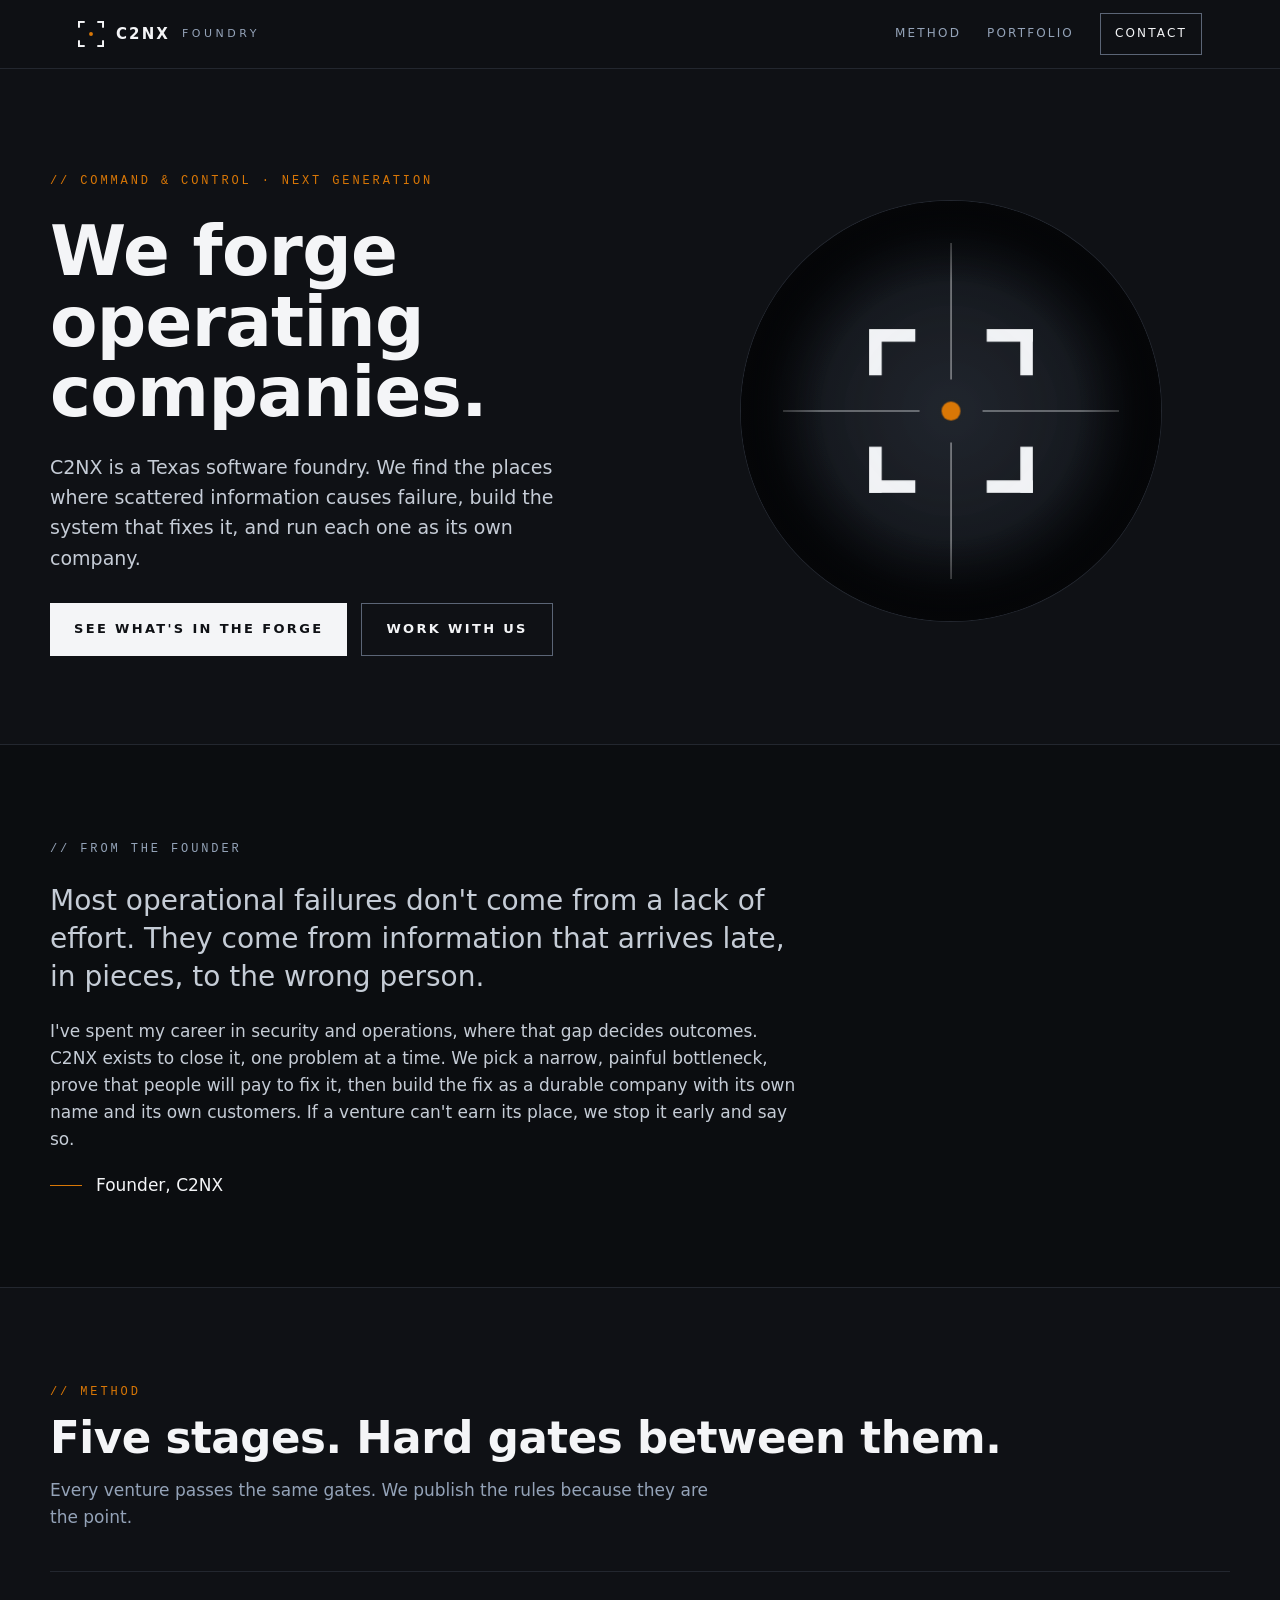
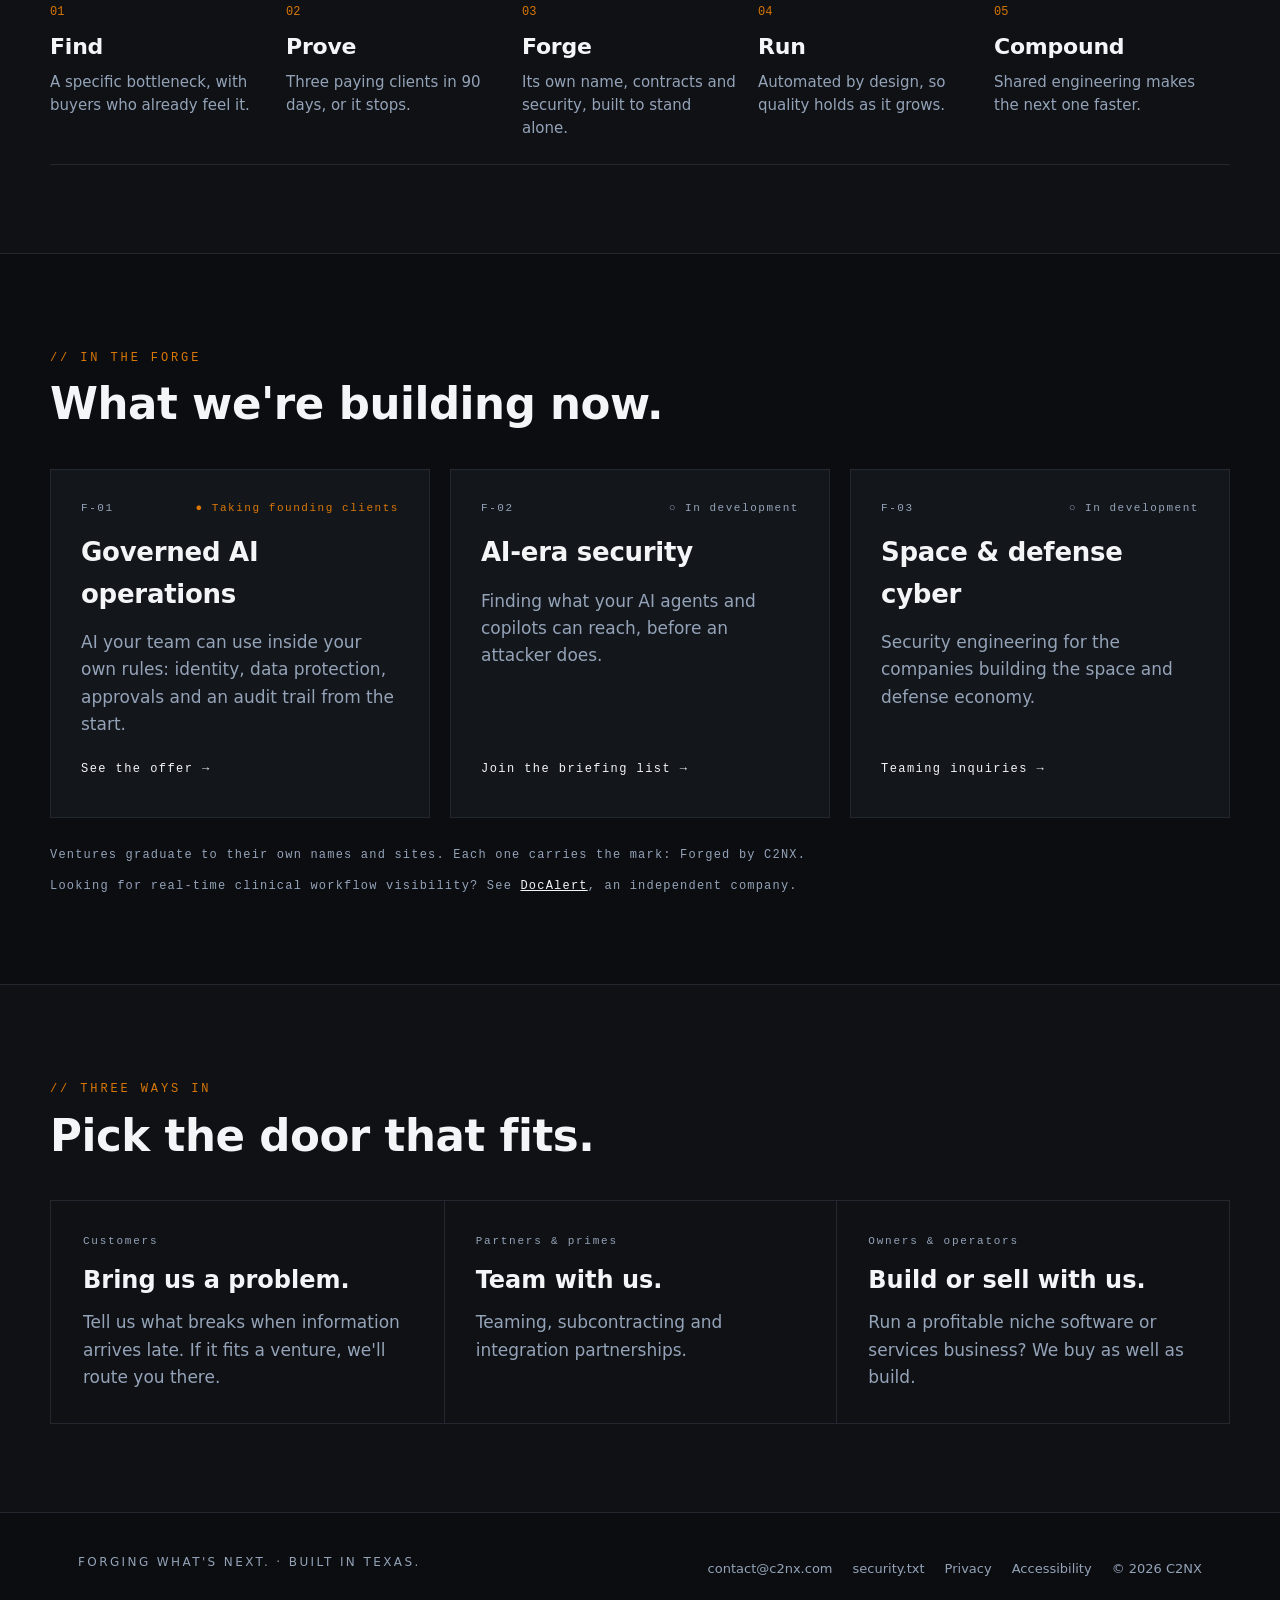
<file: index.html>
<!doctype html>
<html lang="en">
<head>
<meta charset="utf-8">
<meta name="viewport" content="width=device-width, initial-scale=1">
<title>C2NX — We forge operating companies</title>
<meta name="description" content="C2NX is a Texas software foundry. We find the places where scattered information causes failure, build the system that fixes it, and run each one as its own company.">
<link rel="canonical" href="https://c2nx.com/">
<meta name="theme-color" content="#0F1115">
<meta property="og:type" content="website">
<meta property="og:url" content="https://c2nx.com/">
<meta property="og:title" content="C2NX — We forge operating companies">
<meta property="og:description" content="A Texas software foundry. Command & Control, Next Generation.">
<meta name="twitter:card" content="summary">
<link rel="icon" href="favicon-32.png" sizes="32x32">
<link rel="icon" href="assets/emblem.svg" type="image/svg+xml">
<link rel="apple-touch-icon" href="apple-touch-icon.png">
<script type="application/ld+json">
{"@context":"https://schema.org","@type":"Organization","name":"C2NX","url":"https://c2nx.com/","email":"contact@c2nx.com","slogan":"Forging What's Next.","description":"A Texas software foundry that builds and runs focused operating companies.","address":{"@type":"PostalAddress","addressRegion":"TX","addressCountry":"US"}}
</script>
<style>
:root{--obsidian:#0F1115;--deep:#0B0D10;--gunmetal:#23272F;--card:#13161B;--alabaster:#F4F5F7;--titanium:#94A3B8;--body:#C5CCD6;--amber:#D97706;--line:#5B6576;
--display:'Space Grotesk','Segoe UI',system-ui,-apple-system,sans-serif;--sans:Inter,system-ui,-apple-system,'Segoe UI',sans-serif;--mono:'IBM Plex Mono',ui-monospace,Menlo,monospace}
*{box-sizing:border-box}
html{scroll-behavior:smooth}
body{margin:0;background:var(--obsidian);color:var(--alabaster);font-family:var(--sans);font-size:17px;line-height:1.6;-webkit-font-smoothing:antialiased}
a{color:var(--alabaster)}a:hover{color:var(--amber)}
:focus-visible{outline:2px solid var(--amber);outline-offset:3px}
.skip{position:absolute;left:-9999px;top:8px;background:var(--alabaster);color:var(--obsidian);padding:10px 14px;z-index:10}
.skip:focus{left:8px}
.wrap{max-width:1180px;margin:0 auto;padding:0 28px}
.kicker{font-family:var(--mono);font-size:12px;letter-spacing:.24em;color:var(--amber);text-transform:uppercase}
.muted{color:var(--titanium)}
h1,h2,h3{font-family:var(--display);margin:0;letter-spacing:-.01em}
h2{font-size:clamp(30px,3.4vw,46px);line-height:1.1;margin:12px 0 14px}
section{border-top:1px solid var(--gunmetal)}
.band{background:var(--deep)}
.pad{padding:88px 0}

/* header */
header{position:sticky;top:0;z-index:5;background:rgba(15,17,21,.92);backdrop-filter:blur(8px);border-bottom:1px solid var(--gunmetal)}
.bar{display:flex;flex-wrap:wrap;align-items:center;justify-content:space-between;gap:14px;min-height:68px}
.brand{display:flex;align-items:center;gap:12px;text-decoration:none}
.brand b{font-family:var(--display);font-weight:700;letter-spacing:.14em;font-size:15px}
.brand span{font-family:var(--display);font-weight:500;letter-spacing:.32em;font-size:11px;color:var(--titanium)}
nav{display:flex;flex-wrap:wrap;align-items:center;gap:26px;font-size:12px;letter-spacing:.18em;text-transform:uppercase}
nav a{color:var(--titanium);text-decoration:none;padding:12px 0}
nav a.cta{color:var(--alabaster);border:1px solid var(--line);padding:10px 14px}

/* hero */
.hero{display:grid;grid-template-columns:repeat(auto-fit,minmax(min(100%,440px),1fr));gap:64px;align-items:center;padding:96px 0 88px}
.hero h1{font-weight:700;font-size:clamp(44px,5.4vw,74px);line-height:1.02;margin:24px 0}
.lede{font-size:19px;color:var(--body);max-width:540px;margin:0 0 30px}
.btns{display:flex;flex-wrap:wrap;gap:14px}
.btn{font-family:var(--display);font-weight:600;font-size:13px;letter-spacing:.18em;text-transform:uppercase;text-decoration:none;padding:16px 24px;min-height:48px;display:inline-flex;align-items:center}
.btn.solid{background:var(--alabaster);color:var(--obsidian)}
.btn.solid:hover{background:var(--amber);color:var(--obsidian)}
.btn.ghost{border:1px solid var(--line);padding:15px 24px}
.scope{position:relative;aspect-ratio:1;width:100%;max-width:420px;margin:0 auto;border-radius:50%;overflow:hidden;background:radial-gradient(circle at 50% 50%,#1A1E25 0%,#12151A 58%,#050608 72%);box-shadow:inset 0 0 60px 30px #050608,0 0 0 1px var(--gunmetal)}
.scope svg{position:absolute;inset:0;width:100%;height:100%}
@keyframes focusIn{0%{filter:blur(16px) brightness(.7);transform:scale(1.12)}55%{filter:blur(5px) brightness(.9)}100%{filter:none;transform:none}}
@keyframes hazeOut{from{opacity:.95}to{opacity:.18}}
@keyframes lock{0%,60%{opacity:0}100%{opacity:1}}
.glass{transform-origin:200px 200px;animation:focusIn 3.2s cubic-bezier(.2,.7,.2,1) .2s both}
.haze{animation:hazeOut 3.4s ease-out .2s both}
.dot{animation:lock 3.6s ease-out both}

/* letter */
.letter{max-width:760px}
.letter .pull{font-family:var(--display);font-size:clamp(22px,2.4vw,28px);line-height:1.35;margin:22px 0}
.letter p{color:var(--body);margin:0 0 18px}
.sig{display:flex;align-items:center;gap:14px;margin-top:8px}
.sig i{width:32px;height:1px;background:var(--amber)}

/* method */
.steps{list-style:none;margin:40px 0 0;padding:0;display:grid;grid-template-columns:repeat(auto-fit,minmax(min(100%,200px),1fr));border-top:1px solid var(--gunmetal)}
.steps li{padding:24px 20px 24px 0;border-bottom:1px solid var(--gunmetal)}
.steps .n{font-family:var(--mono);font-size:12px;color:var(--amber)}
.steps h3{font-size:22px;font-weight:600;margin:6px 0}
.steps p{margin:0;color:var(--titanium);font-size:15px;line-height:1.55}

/* portfolio */
.cards{display:grid;grid-template-columns:repeat(auto-fit,minmax(min(100%,320px),1fr));gap:20px;margin-top:40px}
.card{position:relative;border:1px solid var(--gunmetal);background:var(--card);padding:30px;display:flex;flex-direction:column;gap:14px;transition:border-color .2s}
.card:hover{border-color:var(--amber)}
.meta{display:flex;justify-content:space-between;gap:12px;font-family:var(--mono);font-size:11px;letter-spacing:.14em;color:var(--titanium)}
.live{color:var(--amber)}
.card h3{font-size:26px}
.card p{margin:0;color:var(--titanium)}
.card a{font-family:var(--mono);font-size:12px;letter-spacing:.12em;text-decoration:none;margin-top:auto;padding:8px 0}
.note{margin:28px 0 0;font-family:var(--mono);font-size:12px;letter-spacing:.1em;color:var(--titanium)}

/* doors */
.doors{display:grid;grid-template-columns:repeat(auto-fit,minmax(min(100%,300px),1fr));border:1px solid var(--gunmetal);margin-top:40px}
.door{text-decoration:none;padding:32px;display:flex;flex-direction:column;gap:10px;min-height:190px;border-right:1px solid var(--gunmetal);border-bottom:1px solid var(--gunmetal);margin:0 -1px -1px 0}
.door:hover{background:#181C23;color:var(--alabaster)}
.door .who{font-family:var(--mono);font-size:11px;letter-spacing:.16em;color:var(--titanium)}
.door strong{font-family:var(--display);font-weight:600;font-size:24px}
.door span:last-child{color:var(--titanium)}

/* footer */
footer{border-top:1px solid var(--gunmetal);background:var(--deep)}
.foot{display:flex;flex-wrap:wrap;justify-content:space-between;gap:20px;padding:40px 0 56px;font-size:13px;color:var(--titanium)}
.foot .tag{font-family:var(--display);letter-spacing:.2em;text-transform:uppercase;font-size:12px}
.foot nav{gap:20px;font-size:13px;letter-spacing:0;text-transform:none}
.foot nav a{padding:6px 0}
.privacy{max-width:760px;font-size:14px;color:var(--titanium);padding-bottom:40px}

/* reveal (progressive: content is visible without JS) */
.js .rv{opacity:0;transform:translateY(14px);transition:opacity .7s ease,transform .7s ease}
.js .rv.in{opacity:1;transform:none}

@media (prefers-reduced-motion:reduce){html{scroll-behavior:auto}.glass,.haze,.dot{animation:none}.js .rv{opacity:1;transform:none;transition:none}}
@media (max-width:640px){.pad{padding:64px 0}.hero{padding:56px 0 64px;gap:40px}nav{gap:16px}}
</style>
</head>
<body>
<a class="skip" href="#main">Skip to content</a>
<header>
  <div class="wrap bar">
    <a class="brand" href="/" aria-label="C2NX Foundry, home">
      <svg width="26" height="26" viewBox="0 0 240 240" aria-hidden="true"><g fill="#F4F5F7"><rect width="62" height="18"/><rect width="18" height="62"/><rect x="178" width="62" height="18"/><rect x="222" width="18" height="62"/><rect y="222" width="62" height="18"/><rect y="178" width="18" height="62"/><rect x="178" y="222" width="62" height="18"/><rect x="222" y="178" width="18" height="62"/></g><circle cx="120" cy="120" r="18" fill="#D97706"/></svg>
      <b>C2NX</b><span>FOUNDRY</span>
    </a>
    <nav aria-label="Primary">
      <a href="#method">Method</a>
      <a href="#portfolio">Portfolio</a>
      <a class="cta" href="#contact">Contact</a>
    </nav>
  </div>
</header>

<main id="main">
  <div class="wrap hero">
    <div>
      <span class="kicker">// Command &amp; Control · Next Generation</span>
      <h1>We forge operating companies.</h1>
      <p class="lede">C2NX is a Texas software foundry. We find the places where scattered information causes failure, build the system that fixes it, and run each one as its own company.</p>
      <div class="btns">
        <a class="btn solid" href="#portfolio">See what's in the forge</a>
        <a class="btn ghost" href="#contact">Work with us</a>
      </div>
    </div>
    <div class="scope">
      <svg viewBox="0 0 400 400" role="img" aria-label="A scope view comes into focus on the C2NX mark">
        <defs>
          <radialGradient id="vig" cx="50%" cy="50%" r="50%"><stop offset="62%" stop-color="#050608" stop-opacity="0"/><stop offset="100%" stop-color="#050608"/></radialGradient>
          <radialGradient id="hz" cx="50%" cy="50%" r="50%"><stop offset="0%" stop-color="#94A3B8" stop-opacity=".35"/><stop offset="70%" stop-color="#94A3B8" stop-opacity=".12"/><stop offset="100%" stop-color="#94A3B8" stop-opacity="0"/></radialGradient>
        </defs>
        <g class="glass" fill="#F4F5F7">
          <rect x="122" y="122" width="44" height="12"/><rect x="122" y="122" width="12" height="44"/>
          <rect x="234" y="122" width="44" height="12"/><rect x="266" y="122" width="12" height="44"/>
          <rect x="122" y="266" width="44" height="12"/><rect x="122" y="234" width="12" height="44"/>
          <rect x="234" y="266" width="44" height="12"/><rect x="266" y="234" width="12" height="44"/>
        </g>
        <circle class="haze" cx="200" cy="200" r="200" fill="url(#hz)"/>
        <g stroke="#F4F5F7" stroke-width="1" opacity=".7">
          <line x1="40" y1="200" x2="170" y2="200"/><line x1="230" y1="200" x2="360" y2="200"/>
          <line x1="200" y1="40" x2="200" y2="170"/><line x1="200" y1="230" x2="200" y2="360"/>
        </g>
        <circle class="dot" cx="200" cy="200" r="9" fill="#D97706"/>
        <circle cx="200" cy="200" r="200" fill="url(#vig)"/>
      </svg>
    </div>
  </div>

  <section class="band">
    <div class="wrap pad">
      <div class="letter rv">
        <span class="kicker" style="color:var(--titanium)">// From the founder</span>
        <p class="pull">Most operational failures don't come from a lack of effort. They come from information that arrives late, in pieces, to the wrong person.</p>
        <p>I've spent my career in security and operations, where that gap decides outcomes. C2NX exists to close it, one problem at a time. We pick a narrow, painful bottleneck, prove that people will pay to fix it, then build the fix as a durable company with its own name and its own customers. If a venture can't earn its place, we stop it early and say so.</p>
        <div class="sig"><i aria-hidden="true"></i><span>Founder, C2NX</span></div>
      </div>
    </div>
  </section>

  <section id="method">
    <div class="wrap pad">
      <div class="rv">
        <span class="kicker">// Method</span>
        <h2>Five stages. Hard gates between them.</h2>
        <p class="muted" style="margin:0;max-width:680px">Every venture passes the same gates. We publish the rules because they are the point.</p>
      </div>
      <ol class="steps rv">
        <li><span class="n">01</span><h3>Find</h3><p>A specific bottleneck, with buyers who already feel it.</p></li>
        <li><span class="n">02</span><h3>Prove</h3><p>Three paying clients in 90 days, or it stops.</p></li>
        <li><span class="n">03</span><h3>Forge</h3><p>Its own name, contracts and security, built to stand alone.</p></li>
        <li><span class="n">04</span><h3>Run</h3><p>Automated by design, so quality holds as it grows.</p></li>
        <li><span class="n">05</span><h3>Compound</h3><p>Shared engineering makes the next one faster.</p></li>
      </ol>
    </div>
  </section>

  <section id="portfolio" class="band">
    <div class="wrap pad">
      <div class="rv">
        <span class="kicker">// In the forge</span>
        <h2>What we're building now.</h2>
      </div>
      <div class="cards rv">
        <article class="card">
          <div class="meta"><span>F-01</span><span class="live">● Taking founding clients</span></div>
          <h3>Governed AI operations</h3>
          <p>AI your team can use inside your own rules: identity, data protection, approvals and an audit trail from the start.</p>
          <a href="/governed-ai.html">See the offer →</a>
        </article>
        <article class="card">
          <div class="meta"><span>F-02</span><span>○ In development</span></div>
          <h3>AI-era security</h3>
          <p>Finding what your AI agents and copilots can reach, before an attacker does.</p>
          <a href="mailto:contact@c2nx.com?subject=AI-era%20security%20%E2%80%94%20briefing%20list">Join the briefing list →</a>
        </article>
        <article class="card">
          <div class="meta"><span>F-03</span><span>○ In development</span></div>
          <h3>Space &amp; defense cyber</h3>
          <p>Security engineering for the companies building the space and defense economy.</p>
          <a href="mailto:contact@c2nx.com?subject=Space%20%26%20defense%20%E2%80%94%20teaming">Teaming inquiries →</a>
        </article>
      </div>
      <p class="note">Ventures graduate to their own names and sites. Each one carries the mark: Forged by C2NX.</p>
      <p class="note" style="margin-top:12px">Looking for real-time clinical workflow visibility? See <a href="https://www.doc-alert.com" rel="noopener">DocAlert</a>, an independent company.</p>
    </div>
  </section>

  <section id="contact">
    <div class="wrap pad">
      <div class="rv">
        <span class="kicker">// Three ways in</span>
        <h2>Pick the door that fits.</h2>
      </div>
      <div class="doors rv">
        <a class="door" href="mailto:contact@c2nx.com?subject=A%20problem%20worth%20solving">
          <span class="who">Customers</span>
          <strong>Bring us a problem.</strong>
          <span>Tell us what breaks when information arrives late. If it fits a venture, we'll route you there.</span>
        </a>
        <a class="door" href="mailto:contact@c2nx.com?subject=Teaming%20%2F%20partnership">
          <span class="who">Partners &amp; primes</span>
          <strong>Team with us.</strong>
          <span>Teaming, subcontracting and integration partnerships.</span>
        </a>
        <a class="door" href="mailto:contact@c2nx.com?subject=Business%20owner%20inquiry">
          <span class="who">Owners &amp; operators</span>
          <strong>Build or sell with us.</strong>
          <span>Run a profitable niche software or services business? We buy as well as build.</span>
        </a>
      </div>
    </div>
  </section>
</main>

<footer>
  <div class="wrap">
    <div class="foot">
      <span class="tag">Forging What's Next. · Built in Texas.</span>
      <nav aria-label="Footer">
        <a href="mailto:contact@c2nx.com">contact@c2nx.com</a>
        <a href="/.well-known/security.txt">security.txt</a>
        <a href="/privacy.html">Privacy</a>
        <a href="/accessibility.html">Accessibility</a>
        <span>© 2026 C2NX</span>
      </nav>
    </div>
  </div>
</footer>

<script>
(function(){var d=document.documentElement;if(!('IntersectionObserver' in window))return;d.classList.add('js');
var io=new IntersectionObserver(function(es){es.forEach(function(e){if(e.isIntersecting){e.target.classList.add('in');io.unobserve(e.target);}});},{rootMargin:'0px 0px -8% 0px'});
document.querySelectorAll('.rv').forEach(function(el){io.observe(el);});})();
</script>
</body>
</html>
</file>
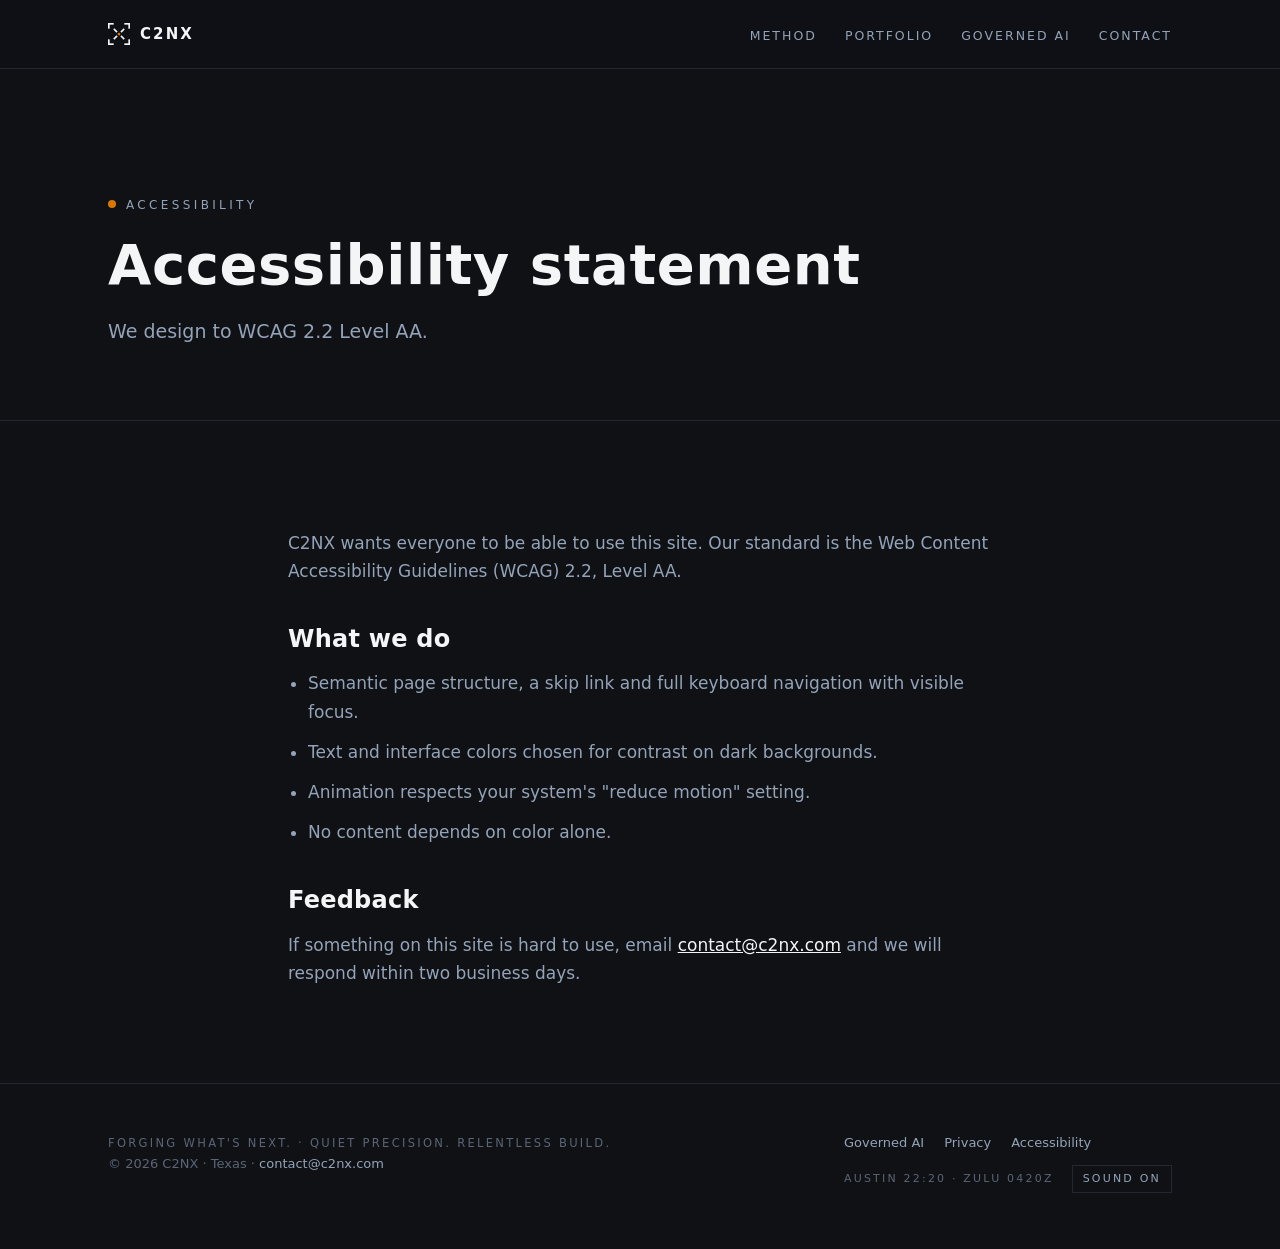
<file: accessibility.html>
<!DOCTYPE html>
<html lang="en">
<head>
<meta charset="utf-8">
<meta name="viewport" content="width=device-width,initial-scale=1">
<title>Accessibility — C2NX</title>
<meta name="description" content="C2NX accessibility statement: designed to WCAG 2.2 Level AA.">
<link rel="canonical" href="https://c2nx.com/accessibility.html">
<meta property="og:title" content="Accessibility — C2NX"><meta property="og:description" content="C2NX accessibility statement: designed to WCAG 2.2 Level AA.">
<meta property="og:type" content="website"><meta property="og:url" content="https://c2nx.com/accessibility.html">
<meta name="theme-color" content="#0F1115">
<link rel="icon" href="favicon-32.png" sizes="32x32"><link rel="icon" href="assets/emblem.svg" type="image/svg+xml">
<link rel="apple-touch-icon" href="apple-touch-icon.png">
<link rel="stylesheet" href="assets/site.css">
<script src="assets/site.js" defer></script>
</head>
<body class="inner" id="top">
<a class="skip" href="#main">Skip to content</a>
<header class="site-header"><div class="wrap">
<a class="mark" href="index.html" aria-label="C2NX home"><svg viewBox="0 0 240 240" aria-hidden="true"><rect x="0" y="0" width="62" height="18" fill="#F4F5F7"/><rect x="0" y="0" width="18" height="62" fill="#F4F5F7"/><rect x="178" y="0" width="62" height="18" fill="#F4F5F7"/><rect x="222" y="0" width="18" height="62" fill="#F4F5F7"/><rect x="0" y="222" width="62" height="18" fill="#F4F5F7"/><rect x="0" y="178" width="18" height="62" fill="#F4F5F7"/><rect x="178" y="222" width="62" height="18" fill="#F4F5F7"/><rect x="222" y="178" width="18" height="62" fill="#F4F5F7"/><rect x="150" y="111" width="50" height="18" fill="#F4F5F7" transform="rotate(45 120 120)"/><rect x="150" y="111" width="50" height="18" fill="#F4F5F7" transform="rotate(135 120 120)"/><rect x="150" y="111" width="50" height="18" fill="#F4F5F7" transform="rotate(225 120 120)"/><rect x="150" y="111" width="50" height="18" fill="#F4F5F7" transform="rotate(315 120 120)"/><circle cx="120" cy="120" r="15" fill="#D97706"/></svg>C2NX</a>
<nav aria-label="Primary"><ul class="nav"><li class=""><a href="index.html#method">Method</a></li><li class="hide-sm"><a href="index.html#portfolio">Portfolio</a></li><li class=""><a href="governed-ai.html">Governed AI</a></li><li class=""><a href="index.html#contact">Contact</a></li></ul></nav>
</div></header>
<main id="main">

<div class="page-hero"><div class="wrap"><span class="kicker">Accessibility</span><h1>Accessibility statement</h1><p class="lead">We design to WCAG 2.2 Level AA.</p></div></div>
<section><div class="wrap prose">
<p>C2NX wants everyone to be able to use this site. Our standard is the Web Content Accessibility Guidelines (WCAG) 2.2, Level AA.</p>
<h2>What we do</h2>
<ul><li>Semantic page structure, a skip link and full keyboard navigation with visible focus.</li>
<li>Text and interface colors chosen for contrast on dark backgrounds.</li>
<li>Animation respects your system's "reduce motion" setting.</li>
<li>No content depends on color alone.</li></ul>
<h2>Feedback</h2>
<p>If something on this site is hard to use, email <a href="mailto:contact@c2nx.com">contact@c2nx.com</a> and we will respond within two business days.</p>
</div></section>

</main>
<footer class="site-footer"><div class="wrap">
<div><span class="tagline">Forging What's Next. · Quiet Precision. Relentless Build.</span><br>© 2026 C2NX · Texas · <a href="mailto:contact@c2nx.com">contact@c2nx.com</a></div>
<div><a href="governed-ai.html">Governed AI</a><a href="privacy.html">Privacy</a><a href="accessibility.html">Accessibility</a><div class="instruments"><span class="clock" aria-hidden="true"></span><button type="button" class="sound-toggle" aria-pressed="true">Sound on</button></div></div>
</div></footer>
</body>
</html>
</file>
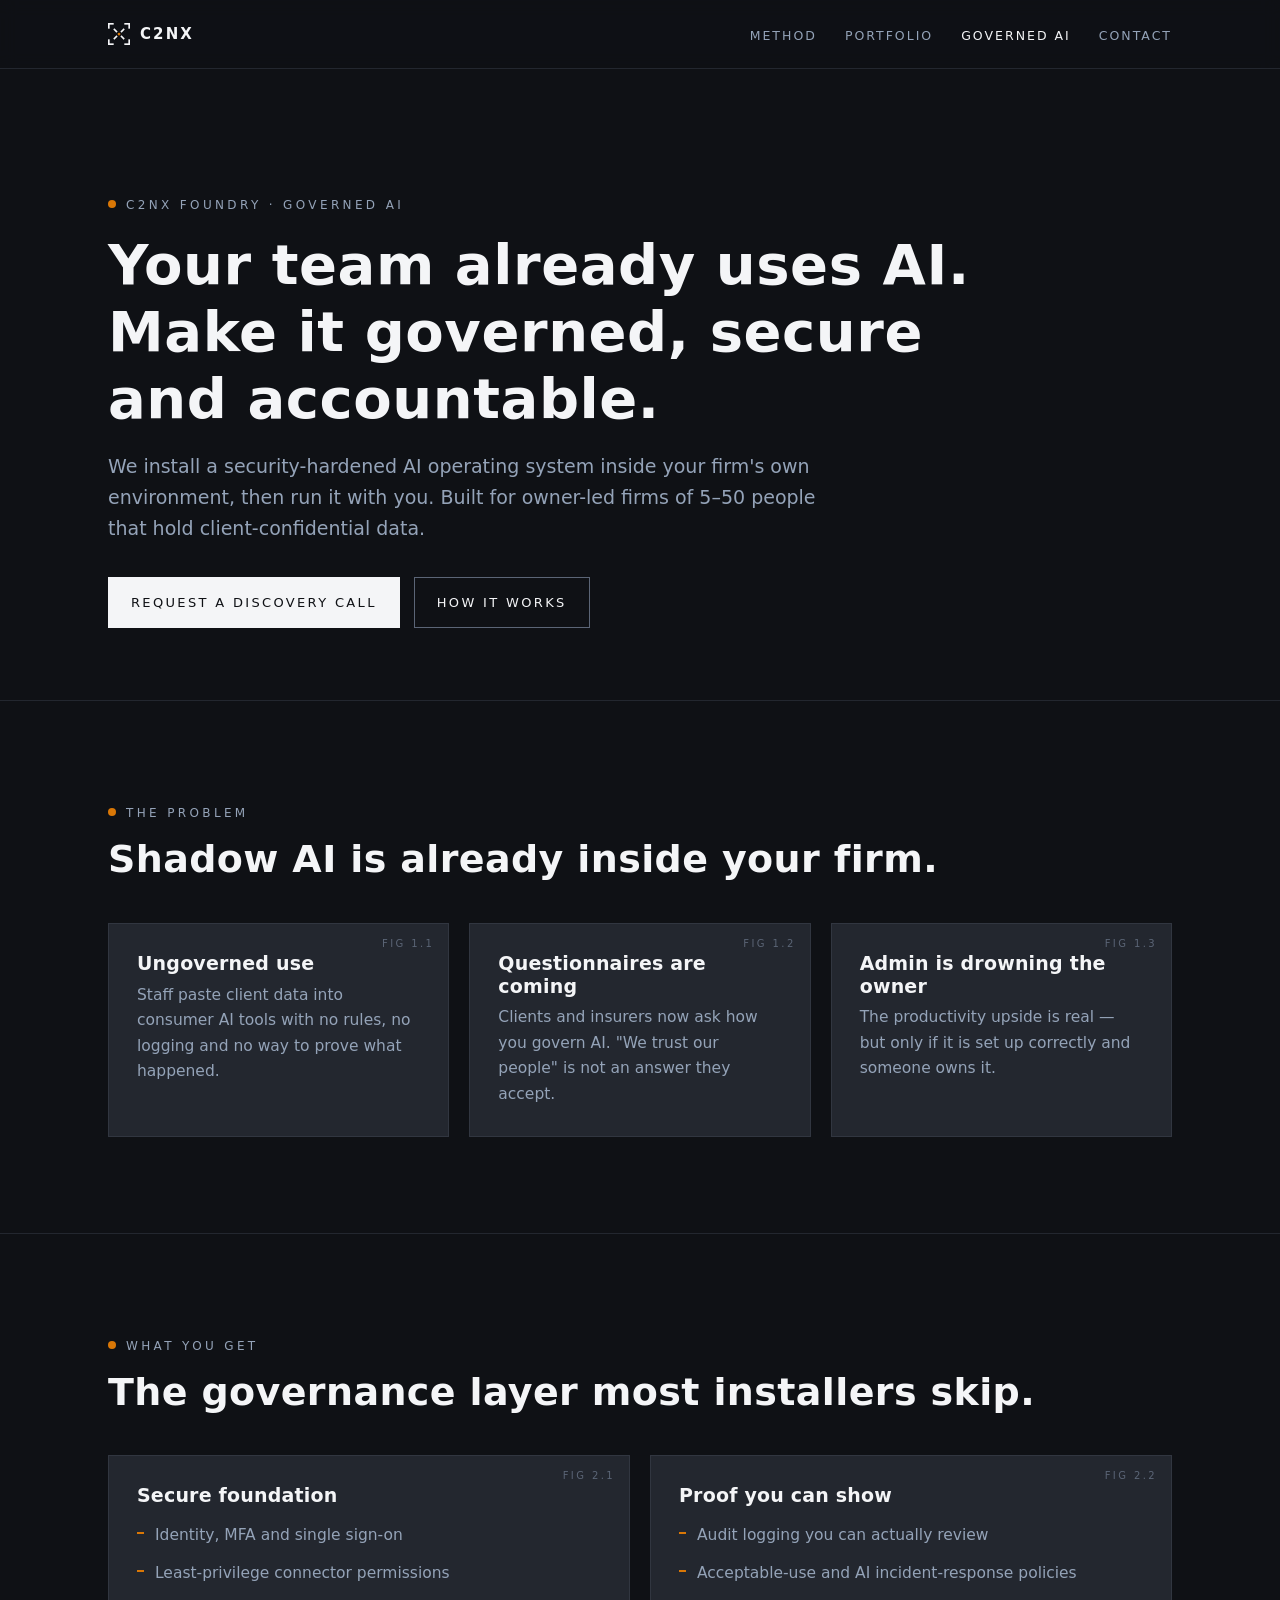
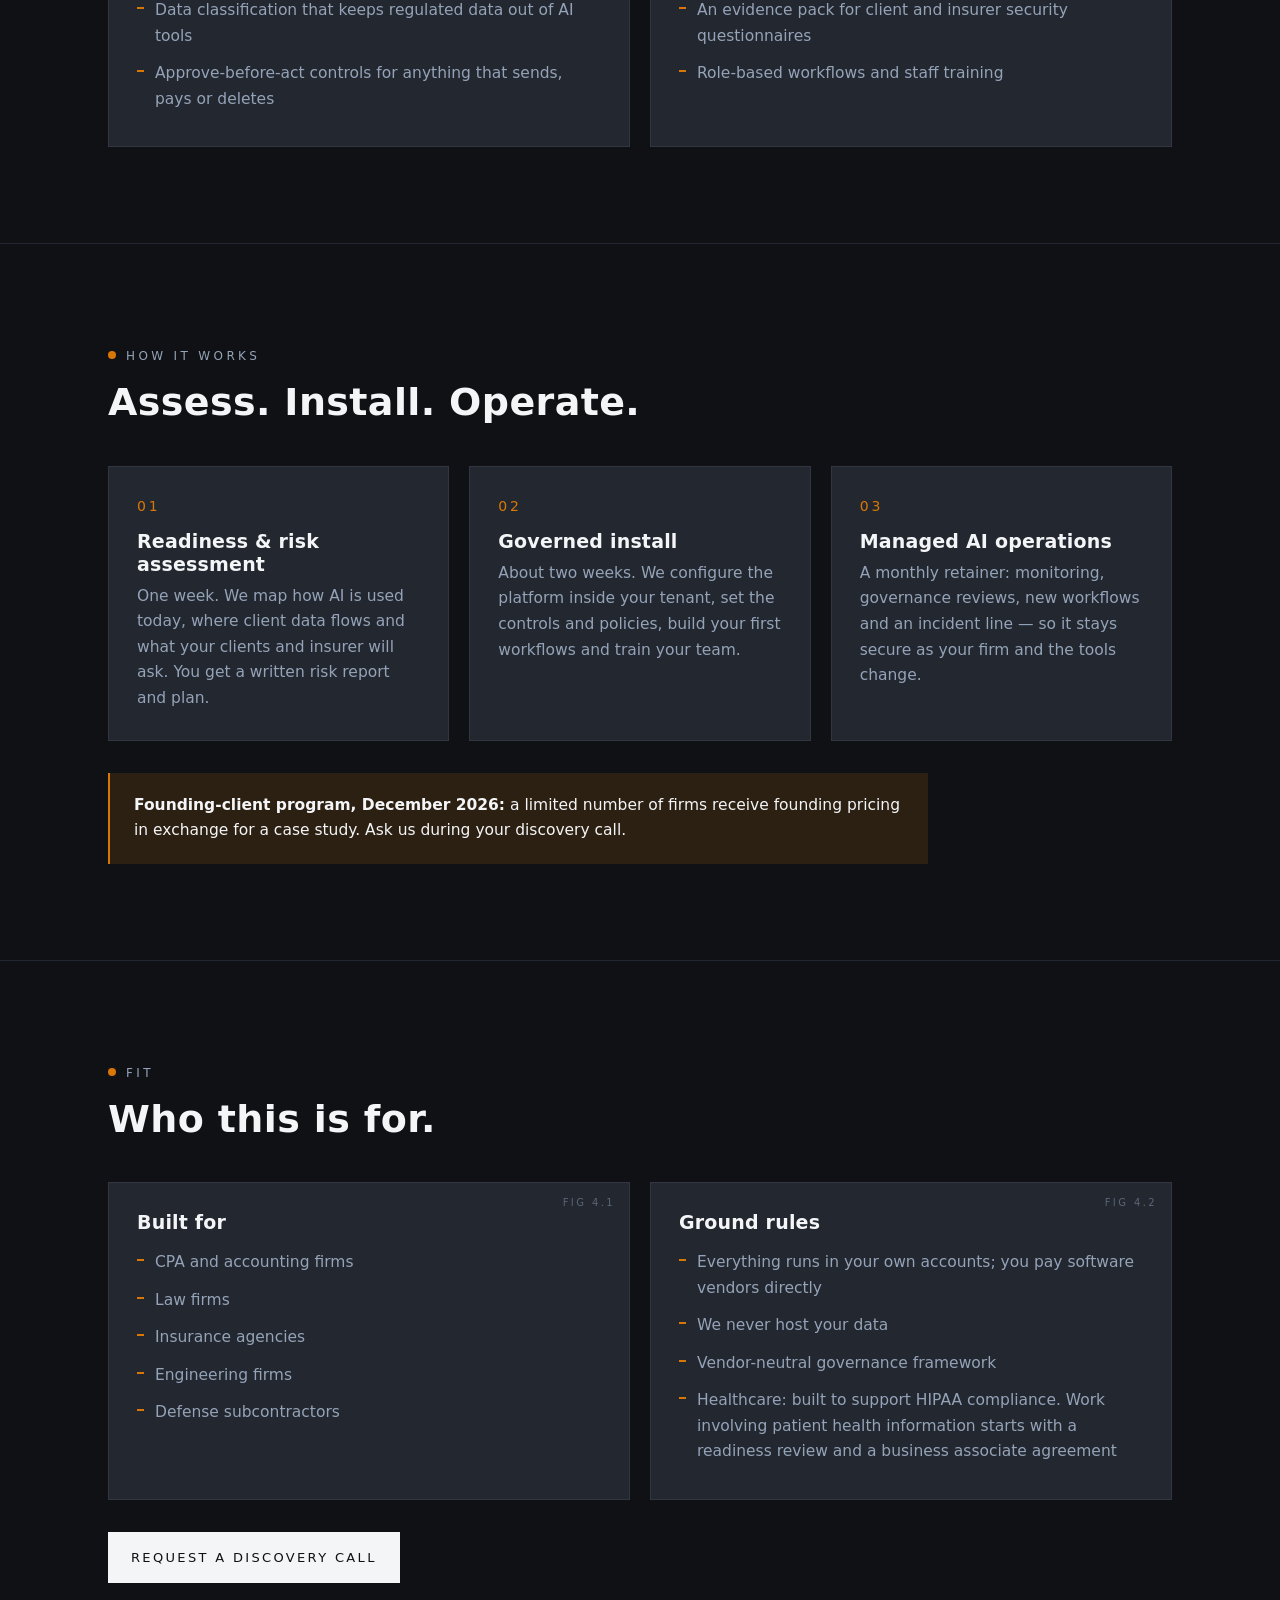
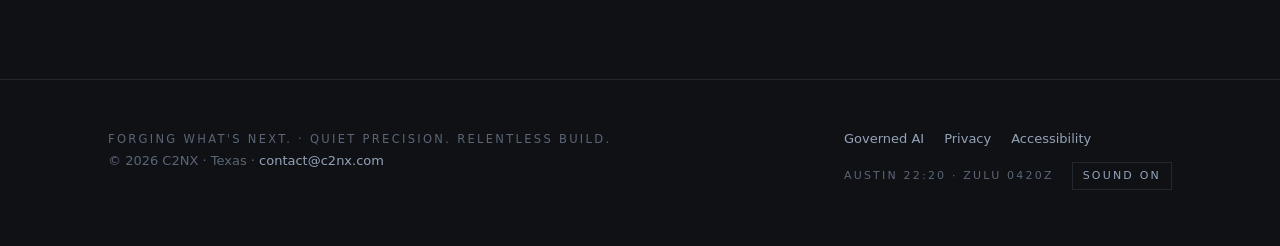
<file: governed-ai.html>
<!DOCTYPE html>
<html lang="en">
<head>
<meta charset="utf-8">
<meta name="viewport" content="width=device-width,initial-scale=1">
<title>Governed AI Operating Systems — C2NX Foundry</title>
<meta name="description" content="Security-hardened, governed AI operating systems installed inside your firm's own environment, for owner-led firms that hold client-confidential data.">
<link rel="canonical" href="https://c2nx.com/governed-ai.html">
<meta property="og:title" content="Governed AI Operating Systems — C2NX Foundry"><meta property="og:description" content="Security-hardened, governed AI operating systems installed inside your firm's own environment, for owner-led firms that hold client-confidential data.">
<meta property="og:type" content="website"><meta property="og:url" content="https://c2nx.com/governed-ai.html">
<meta name="theme-color" content="#0F1115">
<link rel="icon" href="favicon-32.png" sizes="32x32"><link rel="icon" href="assets/emblem.svg" type="image/svg+xml">
<link rel="apple-touch-icon" href="apple-touch-icon.png">
<link rel="stylesheet" href="assets/site.css">
<script src="assets/site.js" defer></script>
</head>
<body class="inner" id="top">
<a class="skip" href="#main">Skip to content</a>
<header class="site-header"><div class="wrap">
<a class="mark" href="index.html" aria-label="C2NX home"><svg viewBox="0 0 240 240" aria-hidden="true"><rect x="0" y="0" width="62" height="18" fill="#F4F5F7"/><rect x="0" y="0" width="18" height="62" fill="#F4F5F7"/><rect x="178" y="0" width="62" height="18" fill="#F4F5F7"/><rect x="222" y="0" width="18" height="62" fill="#F4F5F7"/><rect x="0" y="222" width="62" height="18" fill="#F4F5F7"/><rect x="0" y="178" width="18" height="62" fill="#F4F5F7"/><rect x="178" y="222" width="62" height="18" fill="#F4F5F7"/><rect x="222" y="178" width="18" height="62" fill="#F4F5F7"/><rect x="150" y="111" width="50" height="18" fill="#F4F5F7" transform="rotate(45 120 120)"/><rect x="150" y="111" width="50" height="18" fill="#F4F5F7" transform="rotate(135 120 120)"/><rect x="150" y="111" width="50" height="18" fill="#F4F5F7" transform="rotate(225 120 120)"/><rect x="150" y="111" width="50" height="18" fill="#F4F5F7" transform="rotate(315 120 120)"/><circle cx="120" cy="120" r="15" fill="#D97706"/></svg>C2NX</a>
<nav aria-label="Primary"><ul class="nav"><li class=""><a href="index.html#method">Method</a></li><li class="hide-sm"><a href="index.html#portfolio">Portfolio</a></li><li class=""><a href="governed-ai.html" aria-current="page">Governed AI</a></li><li class=""><a href="index.html#contact">Contact</a></li></ul></nav>
</div></header>
<main id="main">

<div class="page-hero"><div class="wrap">
  <span class="kicker">C2NX Foundry · Governed AI</span>
  <h1>Your team already uses AI. Make it governed, secure and accountable.</h1>
  <p class="lead">We install a security-hardened AI operating system inside your firm's own environment, then run it with you. Built for owner-led firms of 5–50 people that hold client-confidential data.</p>
  <div class="actions"><a class="btn" href="mailto:contact@c2nx.com?subject=Governed%20AI%20discovery%20call">Request a discovery call</a><a class="btn ghost" href="#how">How it works</a></div>
</div></div>

<section><div class="wrap">
  <span class="kicker">The problem</span>
  <h2>Shadow AI is already inside your firm.</h2>
  <div class="grid-3">
    <div class="card"><h3>Ungoverned use</h3><p>Staff paste client data into consumer AI tools with no rules, no logging and no way to prove what happened.</p></div>
    <div class="card"><h3>Questionnaires are coming</h3><p>Clients and insurers now ask how you govern AI. "We trust our people" is not an answer they accept.</p></div>
    <div class="card"><h3>Admin is drowning the owner</h3><p>The productivity upside is real — but only if it is set up correctly and someone owns it.</p></div>
  </div>
</div></section>

<section><div class="wrap">
  <span class="kicker">What you get</span>
  <h2>The governance layer most installers skip.</h2>
  <div class="grid-2">
    <div class="card"><h3>Secure foundation</h3><ul>
      <li>Identity, MFA and single sign-on</li>
      <li>Least-privilege connector permissions</li>
      <li>Data classification that keeps regulated data out of AI tools</li>
      <li>Approve-before-act controls for anything that sends, pays or deletes</li></ul></div>
    <div class="card"><h3>Proof you can show</h3><ul>
      <li>Audit logging you can actually review</li>
      <li>Acceptable-use and AI incident-response policies</li>
      <li>An evidence pack for client and insurer security questionnaires</li>
      <li>Role-based workflows and staff training</li></ul></div>
  </div>
</div></section>

<section id="how"><div class="wrap">
  <span class="kicker">How it works</span>
  <h2>Assess. Install. Operate.</h2>
  <div class="steps">
    <div class="card"><h3>Readiness &amp; risk assessment</h3><p>One week. We map how AI is used today, where client data flows and what your clients and insurer will ask. You get a written risk report and plan.</p></div>
    <div class="card"><h3>Governed install</h3><p>About two weeks. We configure the platform inside your tenant, set the controls and policies, build your first workflows and train your team.</p></div>
    <div class="card"><h3>Managed AI operations</h3><p>A monthly retainer: monitoring, governance reviews, new workflows and an incident line — so it stays secure as your firm and the tools change.</p></div>
  </div>
  <div class="callout"><p><strong>Founding-client program, December 2026:</strong> a limited number of firms receive founding pricing in exchange for a case study. Ask us during your discovery call.</p></div>
</div></section>

<section><div class="wrap">
  <span class="kicker">Fit</span>
  <h2>Who this is for.</h2>
  <div class="grid-2">
    <div class="card"><h3>Built for</h3><ul>
      <li>CPA and accounting firms</li><li>Law firms</li><li>Insurance agencies</li><li>Engineering firms</li><li>Defense subcontractors</li></ul></div>
    <div class="card"><h3>Ground rules</h3><ul>
      <li>Everything runs in your own accounts; you pay software vendors directly</li>
      <li>We never host your data</li>
      <li>Vendor-neutral governance framework</li>
      <li>Healthcare: built to support HIPAA compliance. Work involving patient health information starts with a readiness review and a business associate agreement</li></ul></div>
  </div>
  <div class="actions"><a class="btn" href="mailto:contact@c2nx.com?subject=Governed%20AI%20discovery%20call">Request a discovery call</a></div>
</div></section>

</main>
<footer class="site-footer"><div class="wrap">
<div><span class="tagline">Forging What's Next. · Quiet Precision. Relentless Build.</span><br>© 2026 C2NX · Texas · <a href="mailto:contact@c2nx.com">contact@c2nx.com</a></div>
<div><a href="governed-ai.html">Governed AI</a><a href="privacy.html">Privacy</a><a href="accessibility.html">Accessibility</a><div class="instruments"><span class="clock" aria-hidden="true"></span><button type="button" class="sound-toggle" aria-pressed="true">Sound on</button></div></div>
</div></footer>
</body>
</html>
</file>
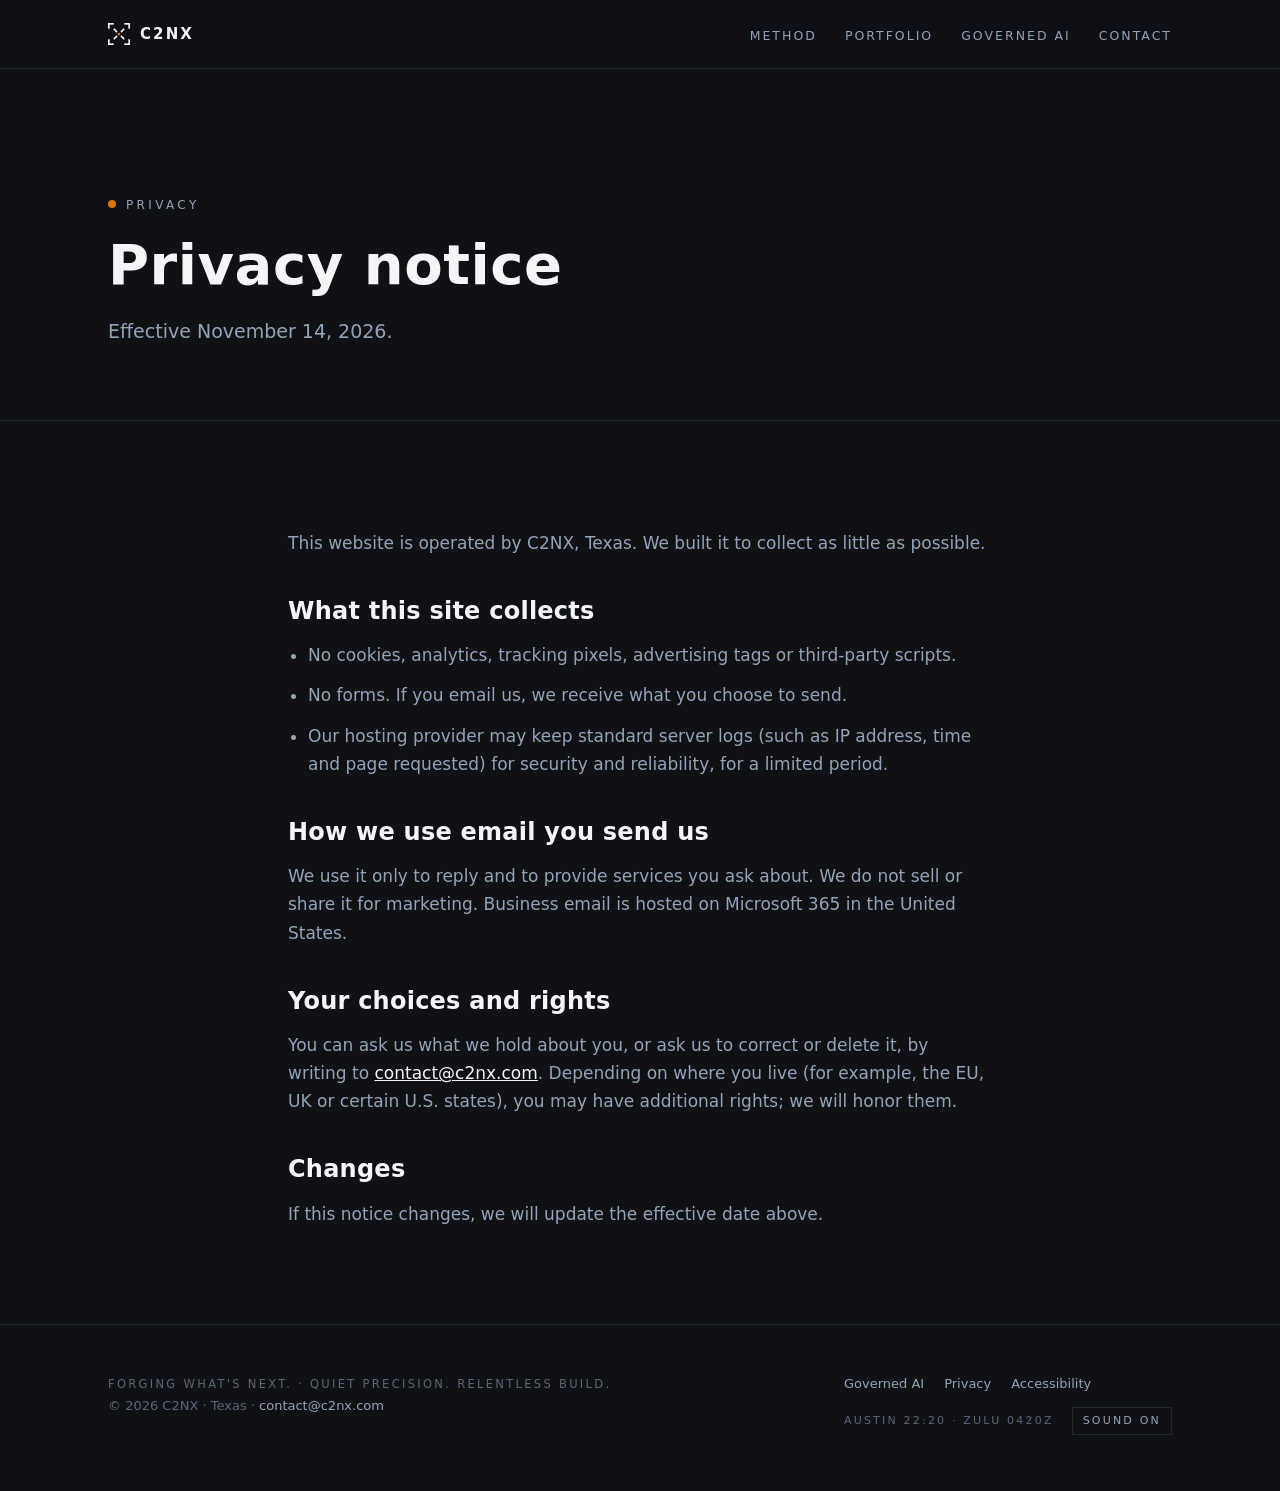
<file: privacy.html>
<!DOCTYPE html>
<html lang="en">
<head>
<meta charset="utf-8">
<meta name="viewport" content="width=device-width,initial-scale=1">
<title>Privacy — C2NX</title>
<meta name="description" content="How the C2NX website handles personal information: no cookies, no tracking.">
<link rel="canonical" href="https://c2nx.com/privacy.html">
<meta property="og:title" content="Privacy — C2NX"><meta property="og:description" content="How the C2NX website handles personal information: no cookies, no tracking.">
<meta property="og:type" content="website"><meta property="og:url" content="https://c2nx.com/privacy.html">
<meta name="theme-color" content="#0F1115">
<link rel="icon" href="favicon-32.png" sizes="32x32"><link rel="icon" href="assets/emblem.svg" type="image/svg+xml">
<link rel="apple-touch-icon" href="apple-touch-icon.png">
<link rel="stylesheet" href="assets/site.css">
<script src="assets/site.js" defer></script>
</head>
<body class="inner" id="top">
<a class="skip" href="#main">Skip to content</a>
<header class="site-header"><div class="wrap">
<a class="mark" href="index.html" aria-label="C2NX home"><svg viewBox="0 0 240 240" aria-hidden="true"><rect x="0" y="0" width="62" height="18" fill="#F4F5F7"/><rect x="0" y="0" width="18" height="62" fill="#F4F5F7"/><rect x="178" y="0" width="62" height="18" fill="#F4F5F7"/><rect x="222" y="0" width="18" height="62" fill="#F4F5F7"/><rect x="0" y="222" width="62" height="18" fill="#F4F5F7"/><rect x="0" y="178" width="18" height="62" fill="#F4F5F7"/><rect x="178" y="222" width="62" height="18" fill="#F4F5F7"/><rect x="222" y="178" width="18" height="62" fill="#F4F5F7"/><rect x="150" y="111" width="50" height="18" fill="#F4F5F7" transform="rotate(45 120 120)"/><rect x="150" y="111" width="50" height="18" fill="#F4F5F7" transform="rotate(135 120 120)"/><rect x="150" y="111" width="50" height="18" fill="#F4F5F7" transform="rotate(225 120 120)"/><rect x="150" y="111" width="50" height="18" fill="#F4F5F7" transform="rotate(315 120 120)"/><circle cx="120" cy="120" r="15" fill="#D97706"/></svg>C2NX</a>
<nav aria-label="Primary"><ul class="nav"><li class=""><a href="index.html#method">Method</a></li><li class="hide-sm"><a href="index.html#portfolio">Portfolio</a></li><li class=""><a href="governed-ai.html">Governed AI</a></li><li class=""><a href="index.html#contact">Contact</a></li></ul></nav>
</div></header>
<main id="main">

<div class="page-hero"><div class="wrap"><span class="kicker">Privacy</span><h1>Privacy notice</h1><p class="lead">Effective November 14, 2026.</p></div></div>
<section><div class="wrap prose">
<p>This website is operated by C2NX, Texas. We built it to collect as little as possible.</p>
<h2>What this site collects</h2>
<ul><li>No cookies, analytics, tracking pixels, advertising tags or third-party scripts.</li>
<li>No forms. If you email us, we receive what you choose to send.</li>
<li>Our hosting provider may keep standard server logs (such as IP address, time and page requested) for security and reliability, for a limited period.</li></ul>
<h2>How we use email you send us</h2>
<p>We use it only to reply and to provide services you ask about. We do not sell or share it for marketing. Business email is hosted on Microsoft 365 in the United States.</p>
<h2>Your choices and rights</h2>
<p>You can ask us what we hold about you, or ask us to correct or delete it, by writing to <a href="mailto:contact@c2nx.com">contact@c2nx.com</a>. Depending on where you live (for example, the EU, UK or certain U.S. states), you may have additional rights; we will honor them.</p>
<h2>Changes</h2>
<p>If this notice changes, we will update the effective date above.</p>
</div></section>

</main>
<footer class="site-footer"><div class="wrap">
<div><span class="tagline">Forging What's Next. · Quiet Precision. Relentless Build.</span><br>© 2026 C2NX · Texas · <a href="mailto:contact@c2nx.com">contact@c2nx.com</a></div>
<div><a href="governed-ai.html">Governed AI</a><a href="privacy.html">Privacy</a><a href="accessibility.html">Accessibility</a><div class="instruments"><span class="clock" aria-hidden="true"></span><button type="button" class="sound-toggle" aria-pressed="true">Sound on</button></div></div>
</div></footer>
</body>
</html>
</file>
<file: assets/site.css>
/* C2NX site — shared styles. Brand: Matte Obsidian #0F1115, Slate Gunmetal #23272F,
   Tactical Alabaster #F4F5F7, Signal Titanium #94A3B8, Forge Amber #D97706 (accent only).
   No third-party requests: fonts fall back to the system stack (privacy / GDPR-ready). */
:root{
  --obsidian:#0F1115;--gunmetal:#23272F;--alabaster:#F4F5F7;--titanium:#94A3B8;
  --titanium-deep:#5B6576;--amber:#D97706;--amber-soft:rgba(217,119,6,.14);
  --display:"Space Grotesk","Rajdhani",ui-sans-serif,system-ui,-apple-system,"Segoe UI",sans-serif;
  --body:"Inter","IBM Plex Sans",ui-sans-serif,system-ui,-apple-system,"Segoe UI",Roboto,sans-serif;
  --max:1120px
}
*{box-sizing:border-box;margin:0;padding:0}
html{scroll-behavior:smooth}
body{background:var(--obsidian);color:var(--alabaster);font-family:var(--body);font-size:17px;line-height:1.65;-webkit-font-smoothing:antialiased}
img,svg{display:block;max-width:100%}
a{color:var(--alabaster)}
a:focus-visible,button:focus-visible{outline:2px solid var(--amber);outline-offset:4px}
.skip{position:absolute;left:-999px;top:0}
.skip:focus{left:16px;top:16px;background:var(--alabaster);color:var(--obsidian);padding:8px 12px;z-index:20}
.wrap{max-width:var(--max);margin:0 auto;padding:0 28px}

/* header */
.site-header{position:sticky;top:0;z-index:10;background:rgba(15,17,21,.86);backdrop-filter:blur(8px);border-bottom:1px solid var(--gunmetal)}
.site-header .wrap{display:flex;justify-content:space-between;align-items:center;height:68px}
.mark{display:flex;align-items:center;gap:10px;font-family:var(--display);font-weight:600;letter-spacing:.14em;font-size:15px;text-decoration:none;color:var(--alabaster)}
.mark svg{width:22px;height:22px}
.nav{display:flex;gap:28px;list-style:none}
.nav a{white-space:nowrap;color:var(--titanium);text-decoration:none;font-size:12.5px;letter-spacing:.16em;text-transform:uppercase}
.nav a:hover,.nav a[aria-current="page"]{color:var(--alabaster)}
@media (max-width:720px){.nav{gap:16px}.nav li.hide-sm{display:none}}

/* type */
.kicker{font-family:var(--display);font-size:12px;letter-spacing:.28em;text-transform:uppercase;color:var(--titanium)}
.kicker::before{content:"";display:inline-block;width:8px;height:8px;border-radius:50%;background:var(--amber);margin-right:10px;vertical-align:1px}
h1,h2,h3{font-family:var(--display);font-weight:600;letter-spacing:.01em;line-height:1.2}
h2{font-size:clamp(26px,3.2vw,38px);margin:12px 0 16px}
h3{font-size:19px;margin-bottom:8px}
p.lead{color:var(--titanium);font-size:clamp(16px,1.6vw,19px);max-width:720px}
.muted{color:var(--titanium)}

/* sections */
section{padding:96px 0;border-top:1px solid var(--gunmetal)}
.grid-3{display:grid;grid-template-columns:repeat(3,1fr);gap:20px;margin-top:40px}
.grid-2{display:grid;grid-template-columns:repeat(2,1fr);gap:20px;margin-top:40px}
@media (max-width:860px){.grid-3,.grid-2{grid-template-columns:1fr}}
.card{background:var(--gunmetal);border:1px solid rgba(148,163,184,.12);padding:28px}
.card .tag{font-family:var(--display);font-size:11.5px;letter-spacing:.24em;color:var(--titanium);text-transform:uppercase;display:block;margin-bottom:14px}
.card .tag b{color:var(--alabaster)}
.card p{color:var(--titanium);font-size:15.5px}
.card ul{list-style:none;margin-top:10px}
.card li{color:var(--titanium);font-size:15.5px;padding:6px 0 6px 18px;position:relative}
.card li::before{content:"";position:absolute;left:0;top:15px;width:7px;height:2px;background:var(--amber)}
.steps{counter-reset:s;display:grid;grid-template-columns:repeat(3,1fr);gap:20px;margin-top:40px}
@media (max-width:860px){.steps{grid-template-columns:1fr}}
.steps .card::before{counter-increment:s;content:"0" counter(s);font-family:var(--display);color:var(--amber);font-size:14px;letter-spacing:.2em;display:block;margin-bottom:12px}

/* buttons */
.btn{display:inline-block;font-family:var(--display);font-size:13px;letter-spacing:.18em;text-transform:uppercase;text-decoration:none;padding:14px 22px;border:1px solid var(--alabaster);color:var(--obsidian);background:var(--alabaster)}
.btn:hover{background:transparent;color:var(--alabaster)}
.btn.ghost{background:transparent;color:var(--alabaster);border-color:var(--titanium-deep)}
.btn.ghost:hover{border-color:var(--alabaster)}
.actions{display:flex;gap:14px;flex-wrap:wrap;margin-top:32px}

/* page hero (inner pages) */
.page-hero{padding:120px 0 72px}
.page-hero h1{font-size:clamp(32px,4.6vw,56px);margin:14px 0 18px;max-width:900px}

/* callout */
.callout{border-left:2px solid var(--amber);background:var(--amber-soft);padding:20px 24px;margin-top:32px;max-width:820px}
.callout p{color:var(--alabaster);font-size:15.5px}

/* prose pages */
.prose{max-width:760px}
.prose h2{font-size:24px;margin-top:40px}
.prose p,.prose li{color:var(--titanium);margin-top:12px}
.prose ul{padding-left:20px}

/* footer */
.site-footer{border-top:1px solid var(--gunmetal);padding:48px 0 56px;color:var(--titanium-deep);font-size:13px}
.site-footer .wrap{display:flex;justify-content:space-between;gap:24px;flex-wrap:wrap}
.site-footer a{color:var(--titanium);text-decoration:none;margin-right:20px}
.site-footer a:hover{color:var(--alabaster)}
.tagline{font-family:var(--display);letter-spacing:.2em;font-size:11.5px;text-transform:uppercase}

@media (prefers-reduced-motion:reduce){html{scroll-behavior:auto}}

/* ---- motion & instruments (site.js) ---- */
.card{position:relative;transition:border-color .3s,transform .3s}
.card:hover{border-color:rgba(148,163,184,.28);transform:translateY(-2px)}
.card::after{content:"";position:absolute;inset:-1px;pointer-events:none;opacity:0;transition:opacity .25s,inset .35s cubic-bezier(.2,.8,.2,1);
  background:
    linear-gradient(var(--amber),var(--amber)) top left/16px 2px no-repeat,
    linear-gradient(var(--amber),var(--amber)) top left/2px 16px no-repeat,
    linear-gradient(var(--amber),var(--amber)) top right/16px 2px no-repeat,
    linear-gradient(var(--amber),var(--amber)) top right/2px 16px no-repeat,
    linear-gradient(var(--amber),var(--amber)) bottom left/16px 2px no-repeat,
    linear-gradient(var(--amber),var(--amber)) bottom left/2px 16px no-repeat,
    linear-gradient(var(--amber),var(--amber)) bottom right/16px 2px no-repeat,
    linear-gradient(var(--amber),var(--amber)) bottom right/2px 16px no-repeat}
.card:hover::after{opacity:1;inset:-7px}
.fig{position:absolute;top:12px;right:14px;font-family:var(--display);font-size:10px;letter-spacing:.24em;color:var(--titanium-deep)}
.btn{transition:background .2s,color .2s,border-color .2s}
.reveal{opacity:0;transform:translateY(18px);transition:opacity .7s ease,transform .7s cubic-bezier(.2,.7,.2,1)}
.reveal.in{opacity:1;transform:none}
.instruments{display:flex;gap:18px;align-items:center;margin-top:12px;font-family:var(--display);font-size:11px;letter-spacing:.2em;text-transform:uppercase}
.sound-toggle{background:none;border:1px solid var(--gunmetal);color:var(--titanium);font:inherit;letter-spacing:inherit;text-transform:inherit;padding:4px 10px;cursor:pointer}
.sound-toggle[aria-pressed="false"]{color:var(--titanium-deep)}
.sound-toggle:hover{border-color:var(--titanium-deep)}
@media (prefers-reduced-motion:reduce){.card,.card::after,.reveal{transition:none}.card:hover{transform:none}}
</file>
